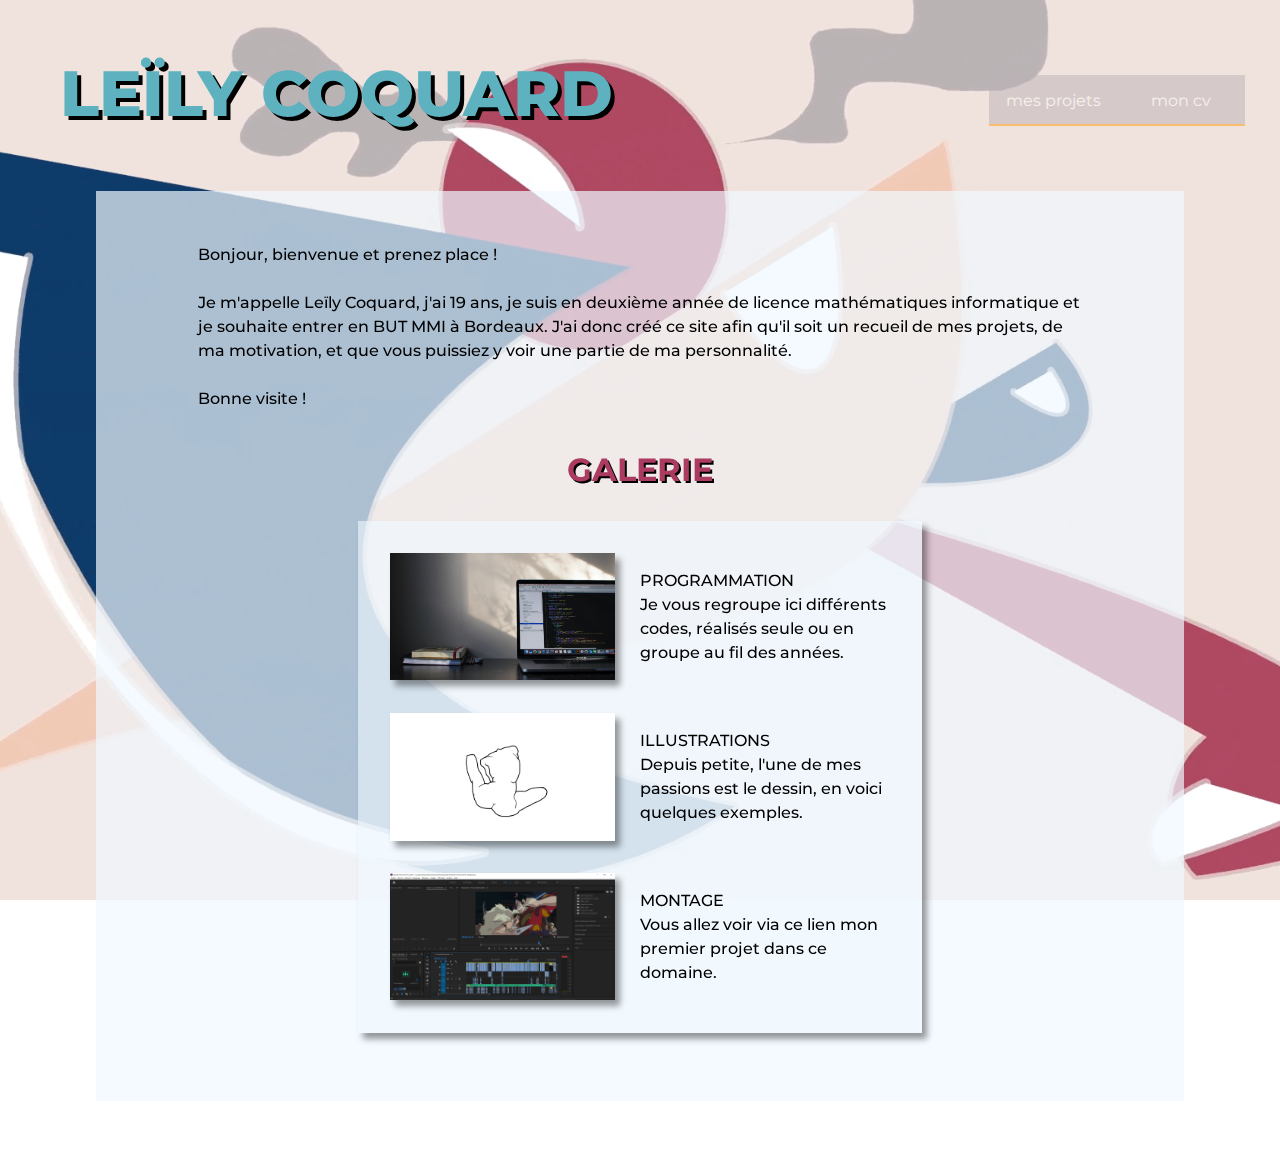
<file: index.html>
<!DOCTYPE html>
<html lang="fr">

<head>
    <meta charset="UTF-8" />
    <meta name="viewport" content="width=device-width, initial-scale=1.0">
    <title>Leïly Coquard</title>
    <link rel="stylesheet" href="assets/css/accueil.css">
    <link href="https://fonts.googleapis.com/css2?family=Montserrat:wght@300;400;500;600;700;800&display=swap" rel="stylesheet">
</head>

<body>
    <video src="assets/mp4/background.mp4" autoplay loop playsinline muted></video>

    <div>
        <header>
            <div class="fond">
                <a href="index.html"><h1 class="title">LEÏLY COQUARD</h1></a>
            </div>
            <div class="menu">
                <ul>
                    <li class="r-link link text-underlined"><a href="assets/pdf/cv.pdf">mon cv</a></li>
                    <li class="r-link link text-underlined" id="left"><a href="index.html#galerie">mes projets</a></li>
                </ul>
            </div>
        </header>

        <div class="fond-gallery">
            <p>Bonjour, bienvenue et prenez place !<br><br>
               Je m'appelle Leïly Coquard, j'ai 19 ans, je suis en deuxième année de licence mathématiques informatique et je souhaite entrer en BUT MMI à Bordeaux.
               J'ai donc créé ce site afin qu'il soit un recueil de mes projets, de ma motivation, et que vous puissiez y voir une partie de ma personnalité.<br><br>
               Bonne visite !<br></p>
            <h1 class="titre"><a name="galerie" style="color:#AC3B61;text-align: center;padding-top: 2vh;">GALERIE</a></h1>
        
            <div class="gallery">
        
                <div class="gallery-element">
                    <a href="programmation.html"><img class="gallery-image" style="width:90%;" src="assets/img/emile-perron.jpg"></a>
                    <p class="gallery-text">PROGRAMMATION <br>Je vous regroupe ici différents codes, réalisés seule ou en groupe au fil des années.</p>
                </div>
                <div class="gallery-element">
                    <a href="illustration.html"><img class="gallery-image" style="width:90%;" src="assets/img/dos.png"></a>
                    <p class="gallery-text">ILLUSTRATIONS <br>Depuis petite, l'une de mes passions est le dessin, en voici quelques exemples.</p>
                </div>
                <div class="gallery-element">
                    <a href="montage.html"><img class="gallery-image" style="width:90%;" src="assets/img/montage.png"></a>
                    <p class="gallery-text">MONTAGE <br>Vous allez voir via ce lien mon premier projet dans ce domaine.</p>
                </div>
        
            </div>
        </div>
    </div>

</body>

</html>
</file>
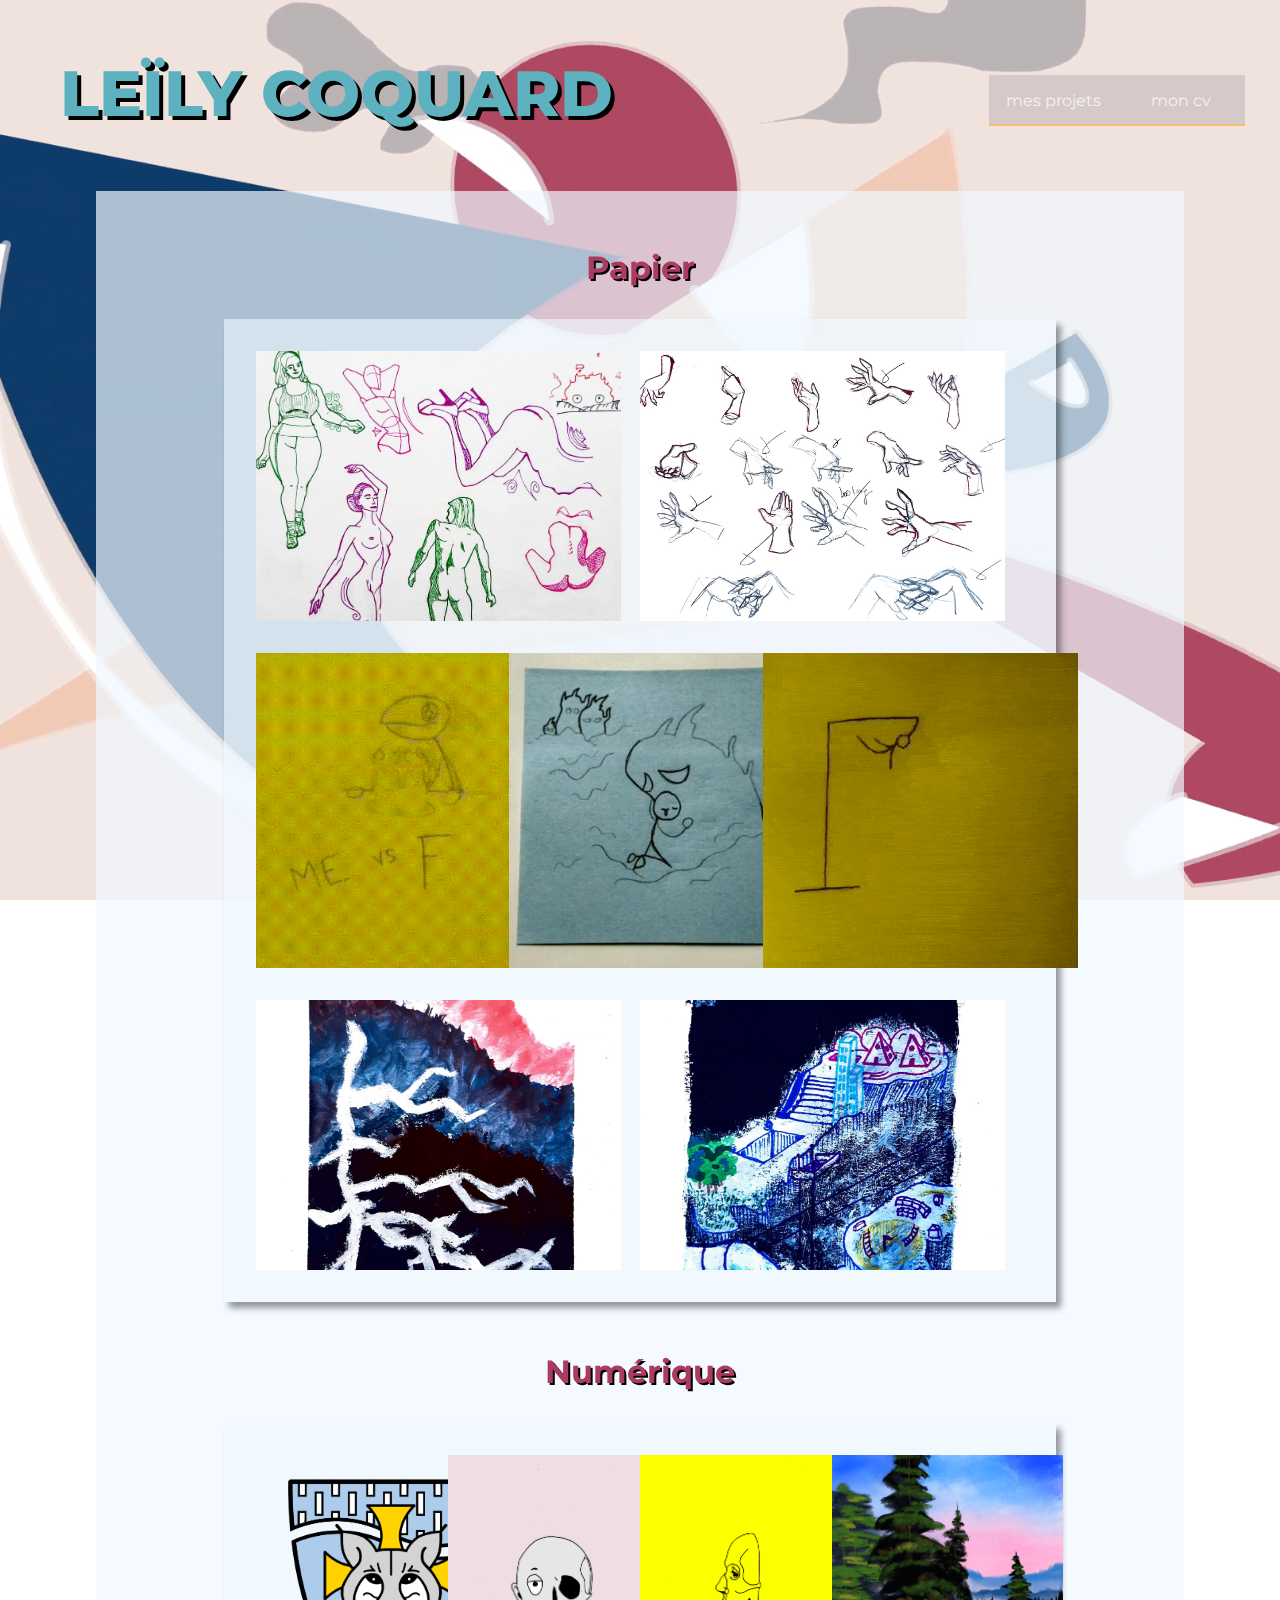
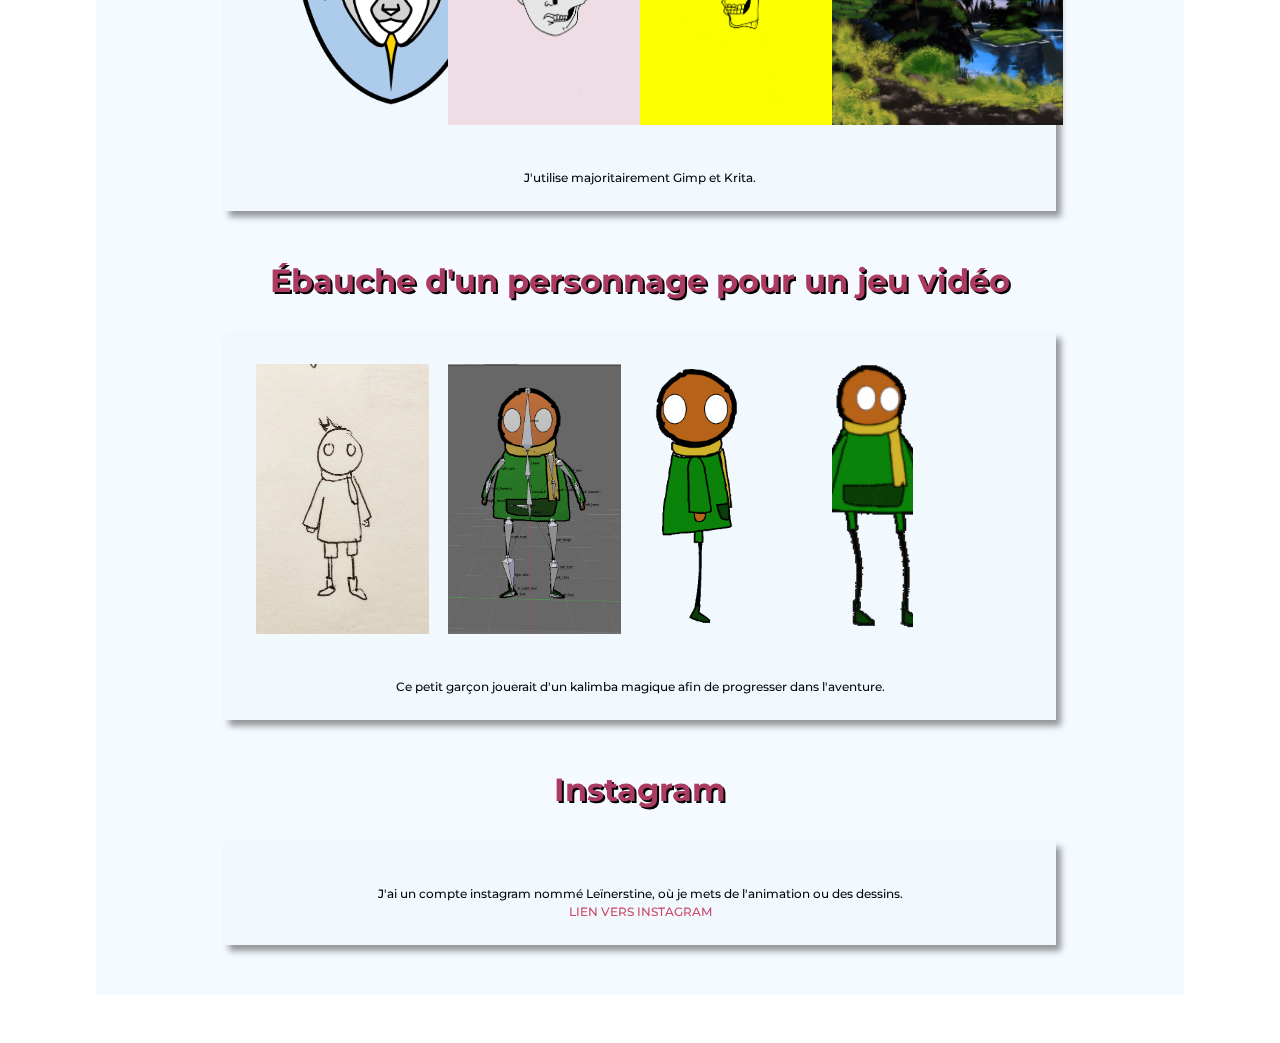
<file: dessin.html>
<!DOCTYPE html>
<html lang="fr">

<head>
    <meta charset="UTF-8" />
    <meta name="viewport" content="width=device-width, initial-scale=1.0">
    <title>Leïly Coquard</title>
    <link rel="stylesheet" href="assets/css/general.css">
    <link href="https://fonts.googleapis.com/css2?family=Montserrat:wght@300;400;500;600;700;800&display=swap" rel="stylesheet">
</head>

<body>
    <video src="assets/mp4/background.mp4" autoplay loop playsinline muted></video>

    <div>
        <header>
            <div class="fond">
                <a href="accueil.html"><h1 class="title">LEÏLY COQUARD</h1></a>
            </div>
            <div class="menu">
                <ul>
                    <li class="r-link link text-underlined"><a href="assets/pdf/cv.pdf">mon cv</a></li>
                    <li class="r-link link text-underlined"><a href="index.html#galerie">mes projets</a></li>
                </ul>
            </div>
        </header>
        
        
        <div class="fond-gallery">
            <h1 class="titre"><a name="galerie" style="color:#AC3B61;text-align: center;padding-top: 2vh;">Papier</a></h1>
            
            <div class="gallery">
                <div class="gallery-element">
                    <img class="gallery-image" style="width:95%;" src="assets/img/page1.jpg">
                    <img class="gallery-image" style="width: 95%;" src="assets/img/scanned/Adobe Scan 18 janv. 2021_page-0001.jpg">
                </div>
                <div class="gallery-element3">
                    <img class="gallery-image3" src="assets/gif/food.gif">
                    <img class="gallery-image3" src="assets/gif/blue.gif">
                    <img class="gallery-image3" src="assets/gif/pendu.gif">
                </div>
                <div class="gallery-element">
                    <img class="gallery-image" style="width: 95%;" src="assets/img/scanned/Adobe Scan 18 janv. 2021_page-0005.jpg">
                    <img class="gallery-image" style="width: 95%;" src="assets/img/scanned/Adobe Scan 18 janv. 2021_page-0006.jpg">
                </div>
            </div>

            <h1 class="titre"><a name="galerie" style="color:#AC3B61;text-align: center;padding-top: 2vh;">Numérique</a></h1>
            
            <div class="gallery">
                <div class="gallery-element2">
                    <img class="gallery-image" src="assets/img/lynx_gold.png">
                    <img class="gallery-image" src="assets/img/2019_01_02 Duality.png">
                    <img class="gallery-image" src="assets/img/2019_01_04 Yellow.png">
                    <img class="gallery-image" src="assets/img/19_01_19 island in the wilderness.png">
                </div>
                <p class="gallery-p" style="font-size: 12px;">J'utilise majoritairement Gimp et Krita.</p>
            </div>

            <h1 class="titre"><a name="galerie" style="color:#AC3B61;text-align: center;padding-top: 2vh;">Ébauche d'un personnage pour un jeu vidéo</a></h1>

            <div class="gallery">
                <div class="gallery-element2">
                    <img class="gallery-image" style="width:90%;" src="assets/kalimba/paper.png">
                    <img class="gallery-image" style="width:90%;" src="assets/kalimba/Blender.png">
                    <img class="gallery-image" style="width:70%;" src="assets/kalimba/side.png">
                    <img class="gallery-image" style="width:42%;" src="assets/kalimba/idle.gif">
                </div>
                <p class="gallery-p" style="font-size: 12px;">Ce petit garçon jouerait d'un kalimba magique afin de progresser dans l'aventure.</p>
            </div>

            <h1 class="titre"><a name="galerie" style="color:#AC3B61;text-align: center;padding-top: 2vh;">Instagram</a></h1>
            
            <div class="gallery">
                <script src="https://apps.elfsight.com/p/platform.js" defer></script>
                <div class="elfsight-app-40c63c9a-5f03-4bae-b525-8e6a0a1bc22a"></div>         
                <p class="gallery-p" style="font-size: 12px;">J'ai un compte instagram nommé Leïnerstine, où je mets de l'animation ou des dessins.
                <a href="https://www.instagram.com/leinerstine"><span style="color: #cd486b;">LIEN VERS INSTAGRAM</span></a>
                </p>
            </div>
    
        </div>

    </div>

</body>

</html>
</file>
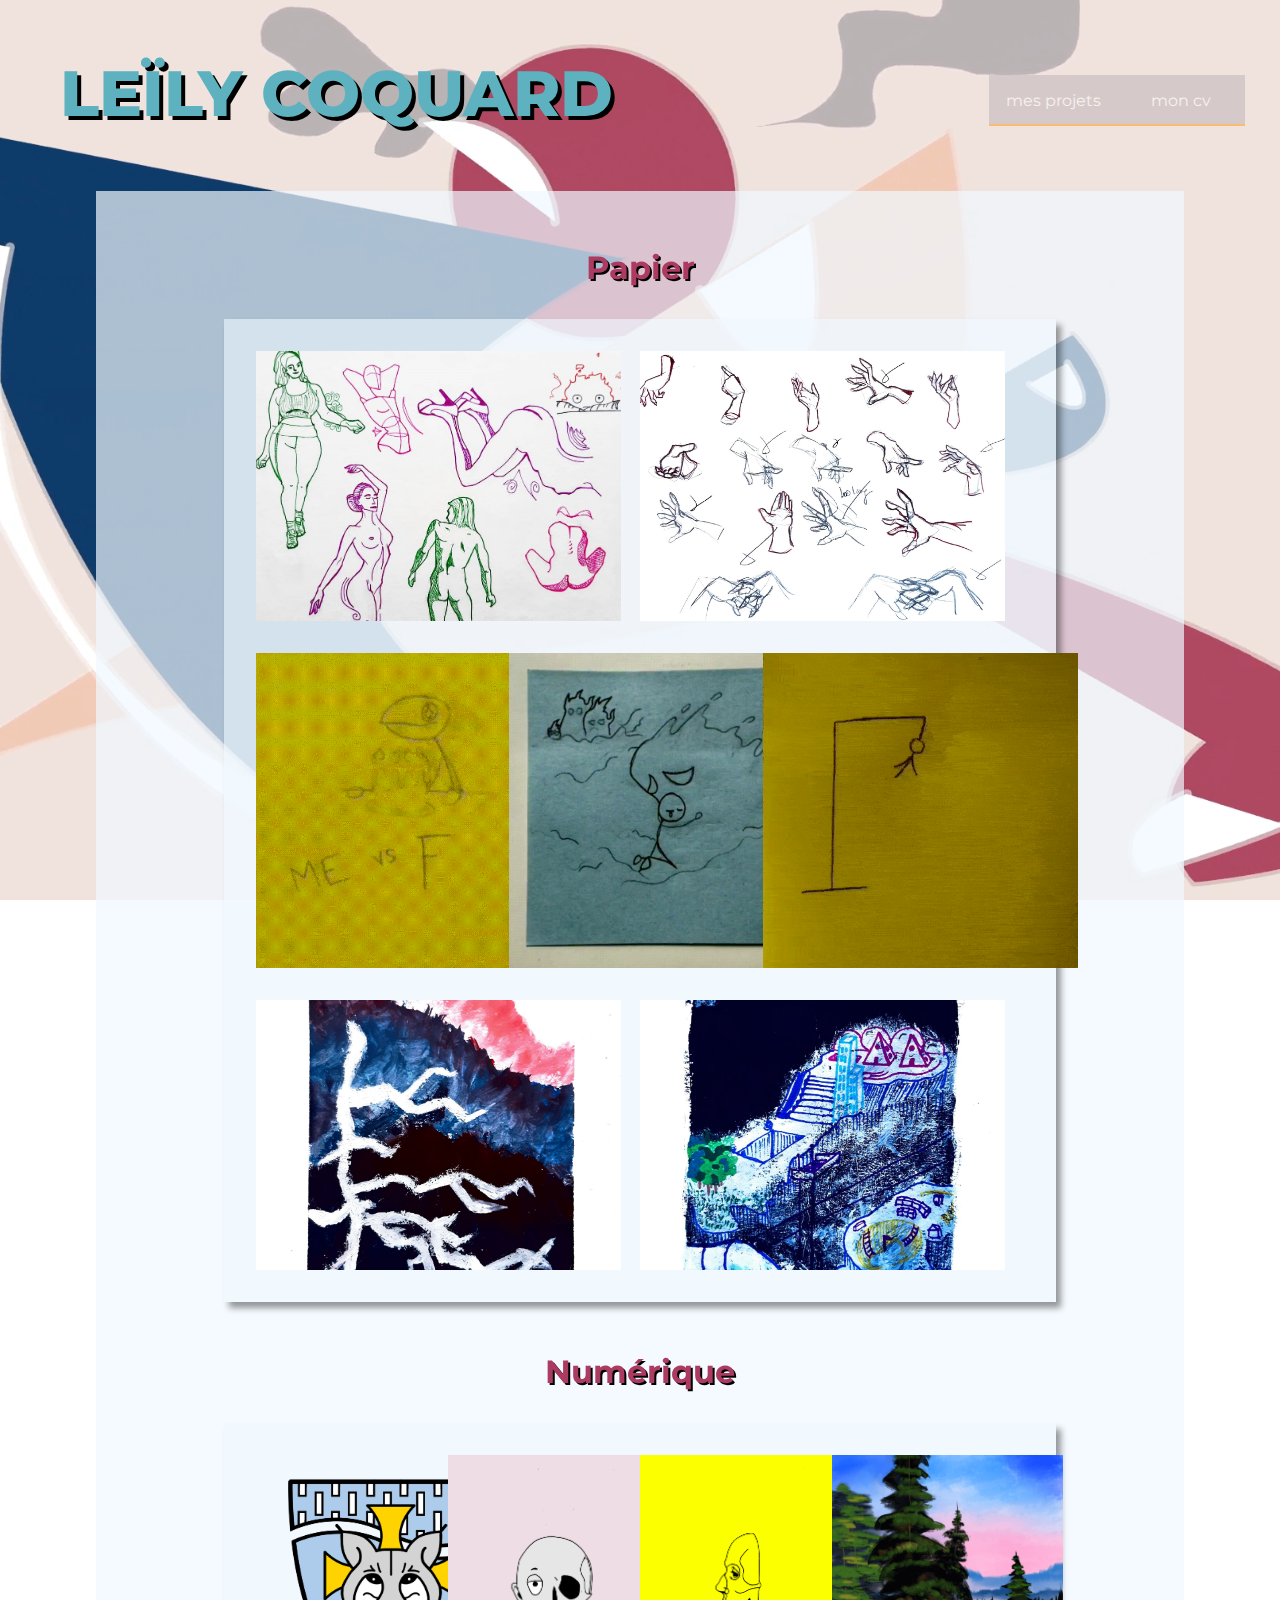
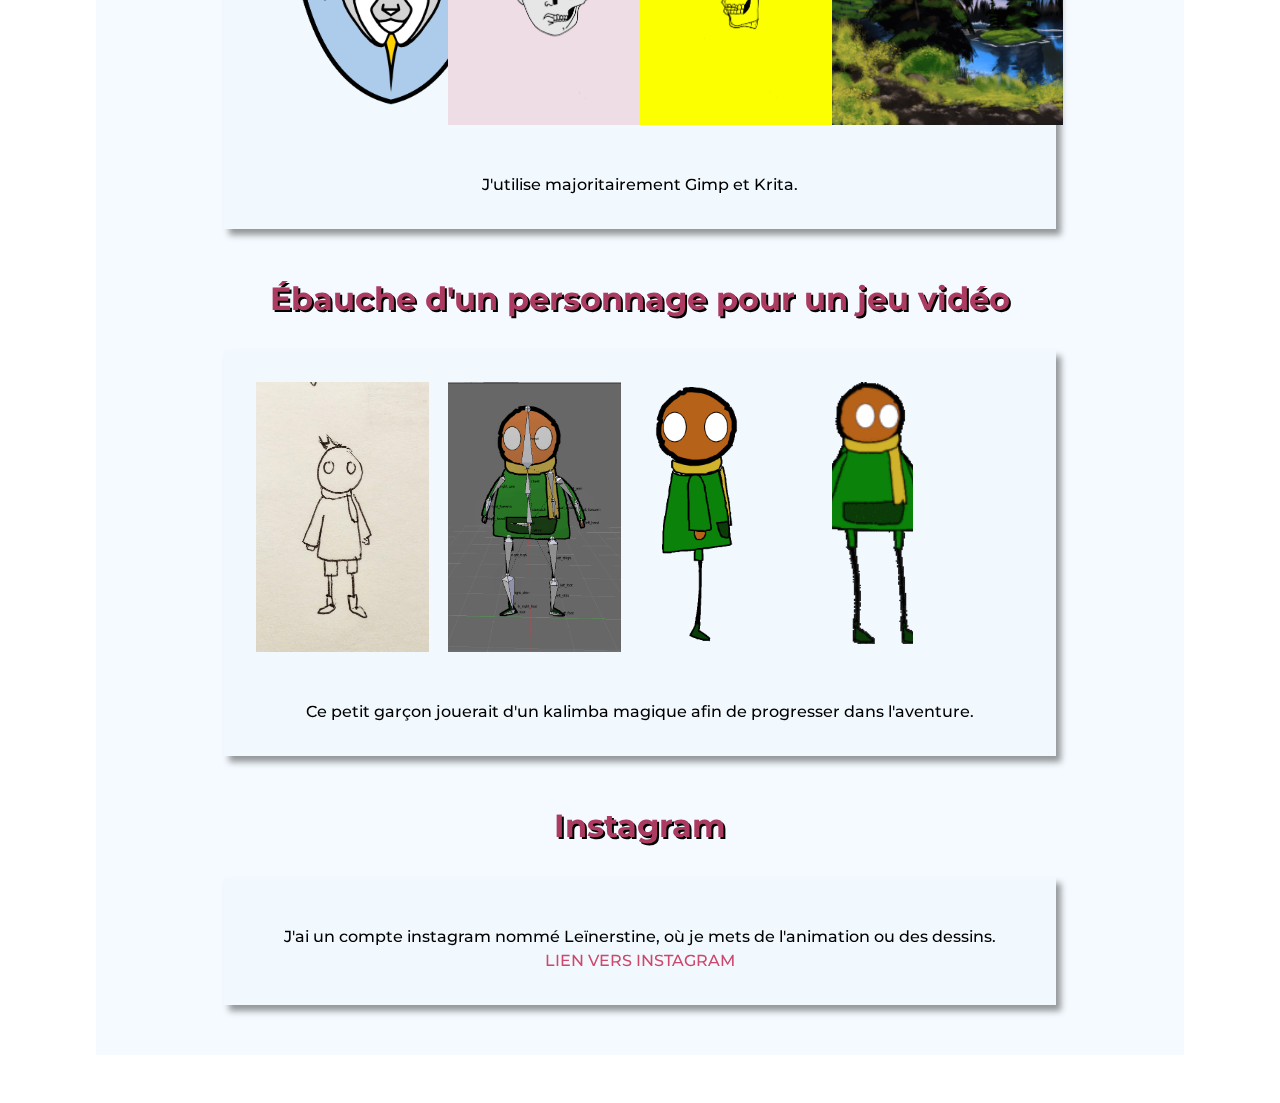
<file: illustration.html>
<!DOCTYPE html>
<html lang="fr">

<head>
    <meta charset="UTF-8" />
    <meta name="viewport" content="width=device-width, initial-scale=1.0">
    <title>Leïly Coquard</title>
    <link rel="stylesheet" href="assets/css/general.css">
    <link href="https://fonts.googleapis.com/css2?family=Montserrat:wght@300;400;500;600;700;800&display=swap" rel="stylesheet">
</head>

<body>
    <video src="assets/mp4/background.mp4" autoplay loop playsinline muted></video>

    <div>
        <header>
            <div class="fond">
                <a href="index.html"><h1 class="title">LEÏLY COQUARD</h1></a>
            </div>
            <div class="menu">
                <ul>
                    <li class="r-link link text-underlined"><a href="assets/pdf/cv.pdf">mon cv</a></li>
                    <li class="r-link link text-underlined"><a href="index.html#galerie">mes projets</a></li>
                </ul>
            </div>
        </header>
        
        
        <div class="fond-gallery">
            <h1 class="titre"><a name="galerie" style="color:#AC3B61;text-align: center;padding-top: 2vh;">Papier</a></h1>
            
            <div class="gallery">
                <div class="gallery-element">
                    <img class="gallery-image" style="width:95%;" src="assets/img/page1.jpg">
                    <img class="gallery-image" style="width: 95%;" src="assets/img/scanned/Adobe Scan 18 janv. 2021_page-0001.jpg">
                </div>
                <div class="gallery-element3">
                    <img class="gallery-image3" src="assets/gif/food.gif">
                    <img class="gallery-image3" src="assets/gif/blue.gif">
                    <img class="gallery-image3" src="assets/gif/pendu.gif">
                </div>
                <div class="gallery-element">
                    <img class="gallery-image" style="width: 95%;" src="assets/img/scanned/Adobe Scan 18 janv. 2021_page-0005.jpg">
                    <img class="gallery-image" style="width: 95%;" src="assets/img/scanned/Adobe Scan 18 janv. 2021_page-0006.jpg">
                </div>
            </div>

            <h1 class="titre"><a name="galerie" style="color:#AC3B61;text-align: center;padding-top: 2vh;">Numérique</a></h1>
            
            <div class="gallery">
                <div class="gallery-element2">
                    <img class="gallery-image" src="assets/img/lynx_gold.png">
                    <img class="gallery-image" src="assets/img/2019_01_02 Duality.png">
                    <img class="gallery-image" src="assets/img/2019_01_04 Yellow.png">
                    <img class="gallery-image" src="assets/img/19_01_19 island in the wilderness.png">
                </div>
                <p class="gallery-p">J'utilise majoritairement Gimp et Krita.</p>
            </div>

            <h1 class="titre"><a name="galerie" style="color:#AC3B61;text-align: center;padding-top: 2vh;">Ébauche d'un personnage pour un jeu vidéo</a></h1>

            <div class="gallery">
                <div class="gallery-element2">
                    <img class="gallery-image" style="width:90%;" src="assets/kalimba/paper.png">
                    <img class="gallery-image" style="width:90%;" src="assets/kalimba/Blender.png">
                    <img class="gallery-image" style="width:70%;" src="assets/kalimba/side.png">
                    <img class="gallery-image" style="width:42%;" src="assets/kalimba/idle.gif">
                </div>
                <p class="gallery-p">Ce petit garçon jouerait d'un kalimba magique afin de progresser dans l'aventure.</p>
            </div>

            <h1 class="titre"><a name="galerie" style="color:#AC3B61;text-align: center;padding-top: 2vh;">Instagram</a></h1>
            
            <div class="gallery">
                <script src="https://apps.elfsight.com/p/platform.js" defer></script>
                <div class="elfsight-app-40c63c9a-5f03-4bae-b525-8e6a0a1bc22a"></div>         
                <p class="gallery-p">J'ai un compte instagram nommé Leïnerstine, où je mets de l'animation ou des dessins.
                <a href="https://www.instagram.com/leinerstine"><span style="color: #cd486b;">LIEN VERS INSTAGRAM</span></a>
                </p>
            </div>
    
        </div>

    </div>

</body>

</html>
</file>
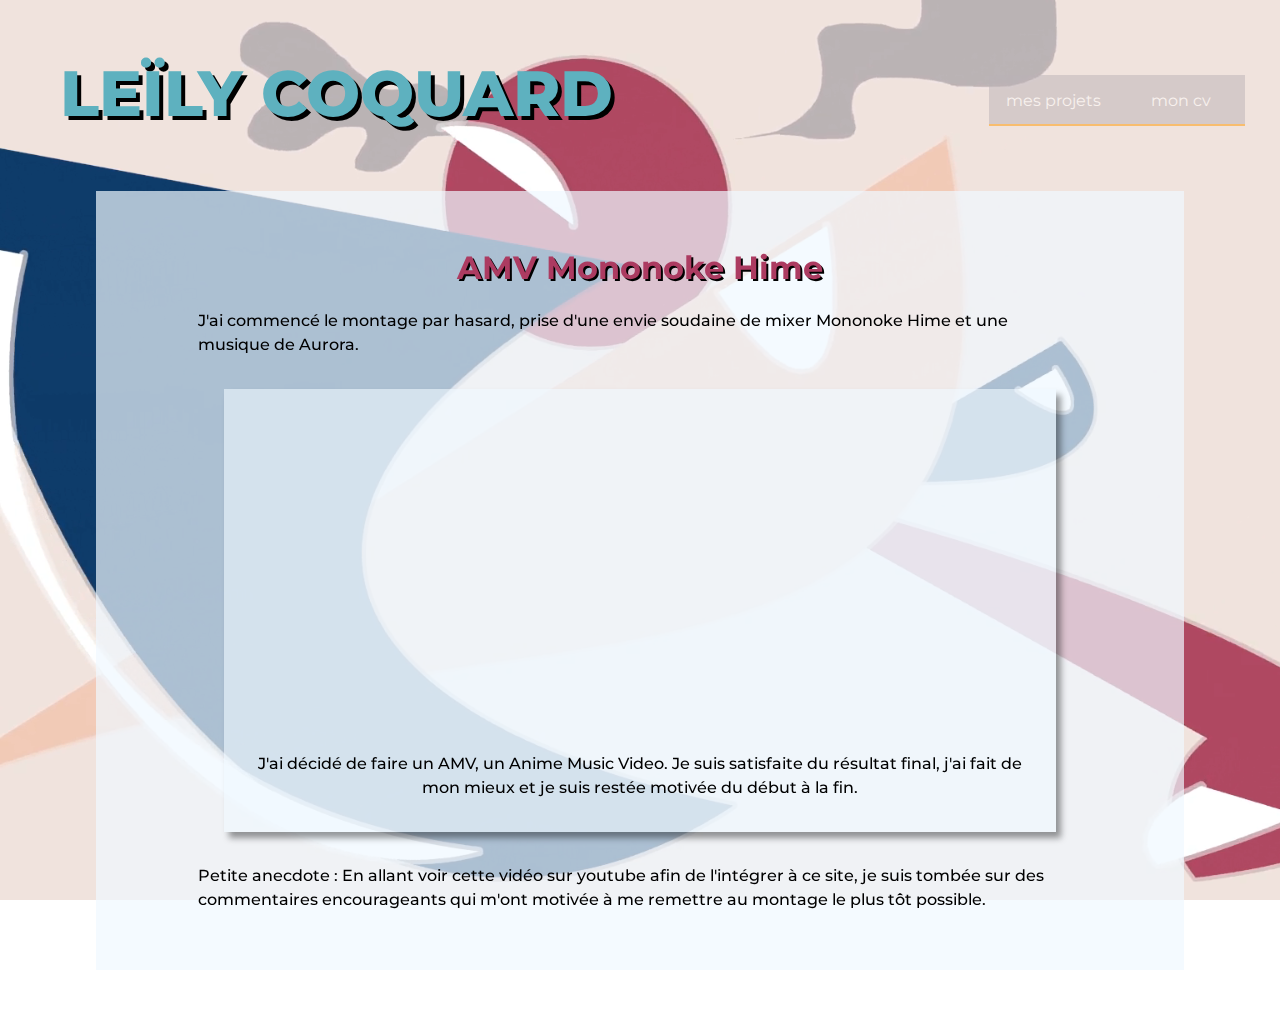
<file: montage.html>
<!DOCTYPE html>
<html lang="fr">

<head>
    <meta charset="UTF-8" />
    <meta name="viewport" content="width=device-width, initial-scale=1.0">
    <title>Leïly Coquard</title>
    <link rel="stylesheet" href="assets/css/general.css">
    <link href="https://fonts.googleapis.com/css2?family=Montserrat:wght@300;400;500;600;700;800&display=swap" rel="stylesheet">
</head>

<body>
    <video src="assets/mp4/background.mp4" autoplay loop playsinline muted></video>

    <div>
        <header>
            <div class="fond">
                <a href="index.html"><h1 class="title">LEÏLY COQUARD</h1></a>
            </div>
            <div class="menu">
                <ul>
                    <li class="r-link link text-underlined"><a href="assets/pdf/cv.pdf">mon cv</a></li>
                    <li class="r-link link text-underlined"><a href="index.html#galerie">mes projets</a></li>
                </ul>
            </div>
        </header>

        <div class="fond-gallery">
            <h1 class="titre"><a name="galerie" style="color:#AC3B61;text-align: center;padding-top: 2vh;">AMV Mononoke Hime</a></h1>
            <p>J'ai commencé le montage par hasard, prise d'une envie soudaine de mixer Mononoke Hime et une musique de Aurora.</p>
            
            <div class="gallery">
                <iframe width="560" height="315" src="https://www.youtube.com/embed/C8pUTbRnUWc" frameborder="0" allow="accelerometer; autoplay; clipboard-write; encrypted-media; gyroscope; picture-in-picture" allowfullscreen></iframe>
                <p class="gallery-p">J'ai décidé de faire un AMV, un Anime Music Video. Je suis satisfaite du résultat final, j'ai fait de mon mieux et je suis restée motivée du début à la fin.
                </p>
            </div>

            <p class="bot">Petite anecdote : En allant voir cette vidéo sur youtube afin de l'intégrer à ce site, je suis tombée sur des commentaires encourageants qui m'ont motivée à me remettre au montage le plus tôt possible.<br></p>
            
        </div>
    </div>

</body>

</html>
</file>
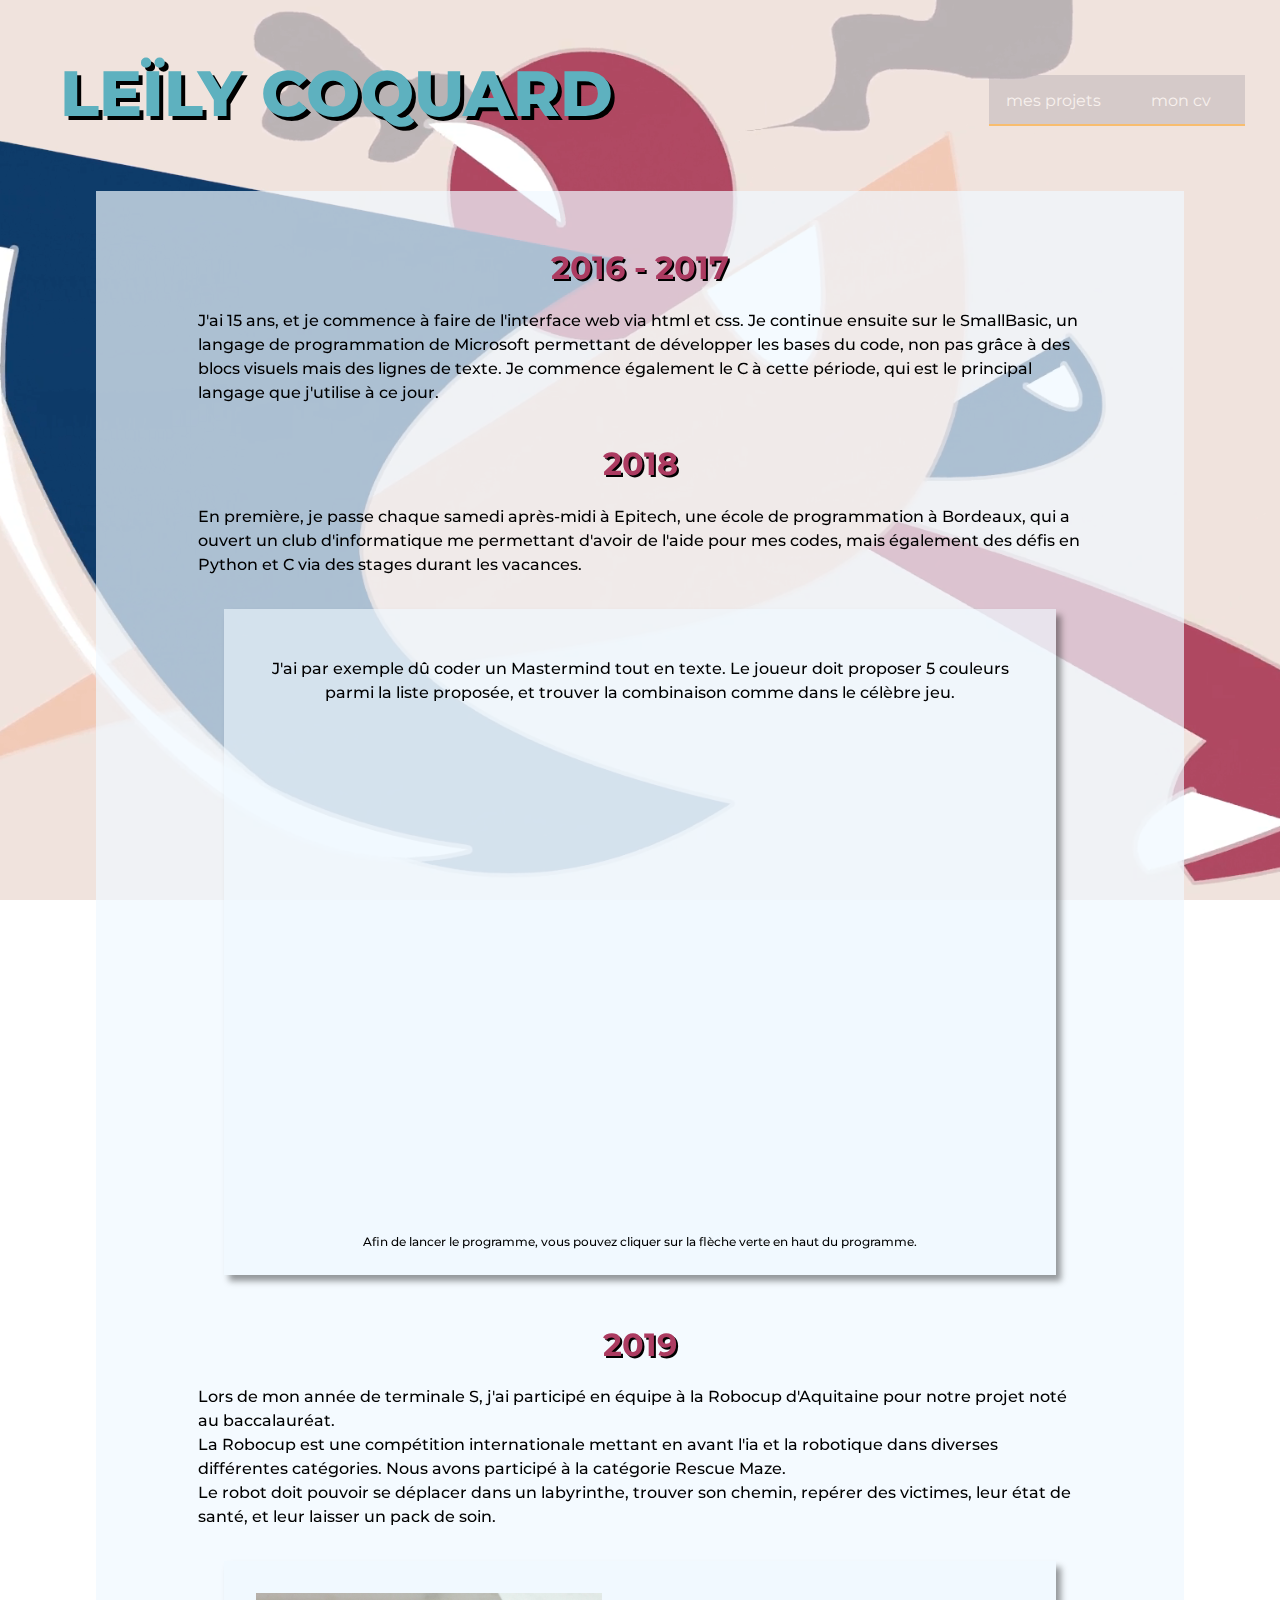
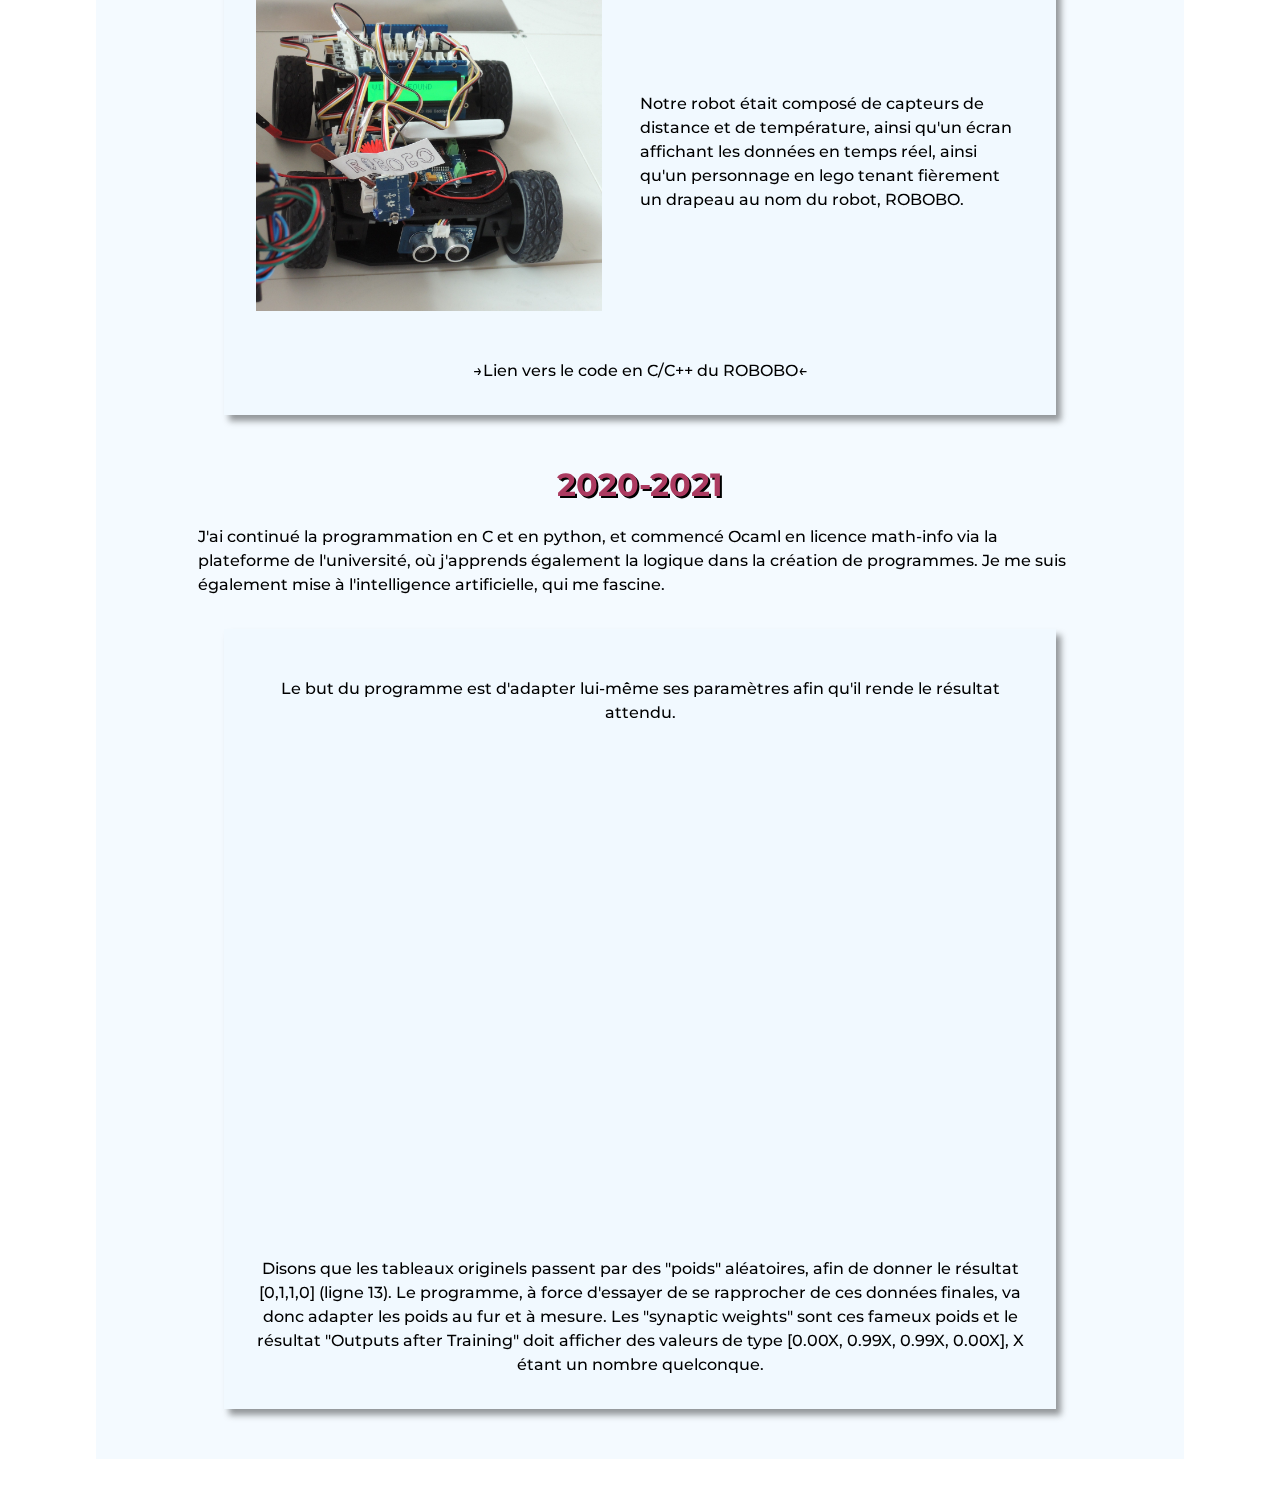
<file: programmation.html>
<!DOCTYPE html>
<html lang="fr">

<head>
    <meta charset="UTF-8" />
    <meta name="viewport" content="width=device-width, initial-scale=1.0">
    <title>Leïly Coquard</title>
    <link rel="stylesheet" href="assets/css/general.css">
    <link href="https://fonts.googleapis.com/css2?family=Montserrat:wght@300;400;500;600;700;800&display=swap" rel="stylesheet">
</head>

<body>
    <video src="assets/mp4/background.mp4" autoplay loop playsinline muted></video>

    <div>
        <header>
            <div class="fond">
                <a href="index.html"><h1 class="title">LEÏLY COQUARD</h1></a>
            </div>
            <div class="menu">
                <ul>
                    <li class="r-link link text-underlined"><a href="assets/pdf/cv.pdf">mon cv</a></li>
                    <li class="r-link link text-underlined"><a href="index.html#galerie"> mes projets</a></li>
                </ul>
            </div>
        </header>

        <div class="fond-gallery">

            <h1 class="titre"><a name="galerie" style="color:#AC3B61;text-align: center;padding-top: 2vh;">2016 - 2017</a></h1>
            <p>J'ai 15 ans, et je commence à faire de l'interface web via html et css. Je continue ensuite sur le SmallBasic, un langage de programmation de Microsoft permettant
                de développer les bases du code, non pas grâce à des blocs visuels mais des lignes de texte.
                Je commence également le C à cette période, qui est le principal langage que j'utilise à ce jour.</p>
            
            <h1 class="titre"><a name="galerie" style="color:#AC3B61;text-align: center;padding-top: 2vh;">2018</a></h1>
            <p>En première, je passe chaque samedi après-midi à Epitech, une école de programmation à Bordeaux, qui a ouvert un club d'informatique me permettant d'avoir de l'aide pour mes codes,
                mais également des défis en Python et C via des stages durant les vacances.</p>

            <div class="gallery">
                <p class="gallery-mid">J'ai par exemple dû coder un Mastermind tout en texte. Le joueur doit proposer 5 couleurs parmi la liste proposée, et trouver la combinaison comme dans le célèbre jeu.</p>
                <iframe height="500px" width="100%" src="https://repl.it/@Leinerstine/mastermind?lite=true" scrolling="no" frameborder="no" allowtransparency="true" allowfullscreen="true" sandbox="allow-forms allow-pointer-lock allow-popups allow-same-origin allow-scripts allow-modals"></iframe>
                <p class="gallery-p" style="font-size: 12px;">Afin de lancer le programme, vous pouvez cliquer sur la flèche verte en haut du programme.</p>
            </div>

            <h1 class="titre"><a name="galerie" style="color:#AC3B61;text-align: center;padding-top: 2vh;">2019</a></h1>
            <p>Lors de mon année de terminale S, j'ai participé en équipe à la Robocup d'Aquitaine pour notre projet noté au baccalauréat.<br>
                La Robocup est une compétition internationale mettant en avant l'ia et la robotique dans diverses différentes catégories. Nous avons participé à la catégorie Rescue Maze.<br>
                Le robot doit pouvoir se déplacer dans un labyrinthe, trouver son chemin, repérer des victimes, leur état de santé, et leur laisser un pack de soin.</p>

            <div class="gallery">
                <div class="gallery-element">
                    <img class="gallery-image-robobo" style="width:90%;" src="assets/img/robobo.JPG">
                    <p class="gallery-text">Notre robot était composé de capteurs de distance et de température, ainsi qu'un écran affichant les données en temps réel, ainsi qu'un personnage en lego tenant fièrement un drapeau au nom du robot, ROBOBO.</p>
                </div>
                <a href="https://github.com/Leinerstine/Robocup_2019"><p class="gallery-p">→Lien vers le code en C/C++ du ROBOBO←</p></a>
            </div>

            <h1 class="titre"><a name="galerie" style="color:#AC3B61;text-align: center;padding-top: 2vh;">2020-2021</a></h1>

            <p>J'ai continué la programmation en C et en python, et commencé Ocaml en licence math-info via la plateforme de l'université, où j'apprends également la logique dans la création de programmes. Je me suis également mise à l'intelligence artificielle, qui me fascine.</p>

            <div class="gallery">
                <p class="gallery-mid">Le but du programme est d'adapter lui-même ses paramètres afin qu'il rende le résultat attendu.</p>
                <iframe height="500px" width="100%" src="https://repl.it/@Leinerstine/AInumpy01?lite=true" scrolling="no" frameborder="no" allowtransparency="true" allowfullscreen="true" sandbox="allow-forms allow-pointer-lock allow-popups allow-same-origin allow-scripts allow-modals"></iframe>
                <p class="gallery-p">Disons que les tableaux originels passent par des "poids" aléatoires, afin de donner le résultat [0,1,1,0] (ligne 13). Le programme, à force d'essayer de se rapprocher de ces données finales,
                    va donc adapter les poids au fur et à mesure. Les "synaptic weights" sont ces fameux poids et le résultat "Outputs after Training" doit afficher des valeurs de type [0.00X, 0.99X, 0.99X, 0.00X], X étant un nombre quelconque.
                </p>
            </div>

        </div>

    </div>

</body>

</html>
</file>
<file: assets/css/accueil.css>
body {
    color:black;
    font-size: 1em;
    margin:2em;
    animation: fadeIn 0.5s linear forwards;
    font-family: 'Montserrat', sans-serif;
    cursor:default;
}

@keyframes fadeIn {
    0% {
        opacity: 0.1;
    }

    100% {
        opacity: 1;
    }
}

video {
    object-fit: cover;
    width: 100vw;
    height: 100vh;
    position: fixed;
    top: 0;
    left: 0;
    z-index: -100;
  }

ul {
    list-style-type: none;
    margin: 0;
    padding: 0;
}

li {
    float: right;
    padding-top: 1em;
    padding-bottom: 1em;
    color:white;
    text-align: center;

    background: linear-gradient(to bottom, #ff9800 0%, #ff9800 100%);
    background-position: 0 100%;
    background-repeat: repeat-x;
    background-size: auto 2px;

    width: 10vw;
}

li:hover {
    background-image: url("data:image/svg+xml;charset=utf8,%3Csvg id='squiggle-link' xmlns='http://www.w3.org/2000/svg' xmlns:xlink='http://www.w3.org/1999/xlink' xmlns:ev='http://www.w3.org/2001/xml-events' viewBox='0 0 20 4'%3E%3Cstyle type='text/css'%3E.squiggle{animation:shift .3s linear infinite;}@keyframes shift {from {transform:translateX(0);}to {transform:translateX(-20px);}}%3C/style%3E%3Cpath fill='none' stroke='%23ff9800' stroke-width='2' class='squiggle' d='M0,3.5 c 5,0,5,-3,10,-3 s 5,3,10,3 c 5,0,5,-3,10,-3 s 5,3,10,3'/%3E%3C/svg%3E");
    background-position: 0 100%;
    background-size: auto 5px;
}

a {
    display: block;
    text-decoration: none;
    cursor:hand;
    color: white;
}

a:visited {
    color:white;
}

p {
    font-weight: 500;
    line-height: 150%;
}

.fond {
    width:50%;
    font-size: 2em;
    text-align: center;
    height:100px;
    line-height: 100px;
}

.fond-gallery {
    background-color:rgba(240,248,255,0.7);
    margin-top: 3em;
    margin-bottom: 3em;
    margin-left: 5vw;
    margin-right: 5vw;
    padding-top:4vh;
    padding-bottom:4vh;
    padding-left:8vw;
    padding-right:8vw;
    z-index: -1;
}

.gallery {
    margin-top:2em;
    margin-bottom:2em;
    margin-left: 10em;
    margin-right: 10em;
    padding-top: 2em;
    padding-left: 2em;
    padding-right: 2em;
    background-color:rgba(240,248,255,0.6);
    box-shadow: 0.3rem 0.4rem 0.4rem rgba(0, 0, 0, 0.4);
}

.gallery-element {
    display: grid;
    grid-template-columns: 50% 50%;
    padding-bottom: 2em;
}

.gallery-image {
    justify-content: center;
	display: block;
	object-fit: cover;
    transition: transform 400ms ease-out;
    box-shadow: 0.3rem 0.4rem 0.4rem rgba(0, 0, 0, 0.4);
}

.gallery-image:hover {
	transform: scale(1.05);
}

.gallery-text {
    display: flex;
    flex-direction: column;
    justify-content: center;
    resize: vertical;
  }

.menu {
    position: fixed;
    top: 75px;
    right: 35px;
    background-color:#BAB2B5;
    opacity: 50%;
}

.title{
    font-size: 2em;
    font-weight: 800;
    text-align: center;
    color:#5EB1BF;
    text-shadow: 4px 4px 0px black;
    cursor:hand;
}

.titre {
    text-shadow: 2px 2px 0px black;
}
</file>
<file: assets/css/general.css>
body {
    color:black;
    font-size: 1em;
    margin:2em;
    animation: fadeIn 0.5s linear forwards;
    font-family: 'Montserrat', sans-serif;
    cursor:default;
}

@keyframes fadeIn {
    0% {
        opacity: 0.1;
    }

    100% {
        opacity: 1;
    }
}

video {
    object-fit: cover;
    width: 100vw;
    height: 100vh;
    position: fixed;
    top: 0;
    left: 0;
    z-index: -100;
  }

  .small video{
    height: 30vh;
}
  
ul {
    list-style-type: none;
    margin: 0;
    padding: 0;
}

li {
    float: right;
    padding-top: 1em;
    padding-bottom: 1em;
    color:white;
    text-align: center;

    background: linear-gradient(to bottom, #ff9800 0%, #ff9800 100%);
	background-position: 0 100%;
	background-repeat: repeat-x;
    background-size: auto 2px;

    width: 10vw;
}

li:hover {
    background-image: url("data:image/svg+xml;charset=utf8,%3Csvg id='squiggle-link' xmlns='http://www.w3.org/2000/svg' xmlns:xlink='http://www.w3.org/1999/xlink' xmlns:ev='http://www.w3.org/2001/xml-events' viewBox='0 0 20 4'%3E%3Cstyle type='text/css'%3E.squiggle{animation:shift .3s linear infinite;}@keyframes shift {from {transform:translateX(0);}to {transform:translateX(-20px);}}%3C/style%3E%3Cpath fill='none' stroke='%23ff9800' stroke-width='2' class='squiggle' d='M0,3.5 c 5,0,5,-3,10,-3 s 5,3,10,3 c 5,0,5,-3,10,-3 s 5,3,10,3'/%3E%3C/svg%3E");
    background-position: 0 100%;
    background-size: auto 5px;
}

a {
    display: block;
    text-decoration: none;
    cursor:hand;
    color: white;
}

a:visited {
    color:white;
}

p {
    font-weight: 500;
    line-height: 150%;
}

.fond {
    width:50%;
    font-size: 2em;
    text-align: center;
    height:100px;
    line-height: 100px;
}

.fond-gallery {
    background-color:rgba(240,248,255,0.7);
    margin-top: 3em;
    margin-bottom: 3em;
    margin-left: 5vw;
    margin-right: 5vw;
    padding-top:2vh;
    padding-bottom:2vh;
    padding-left:8vw;
    padding-right:8vw;
    z-index: -1;
}

.gallery {
    margin-top:2em;
    margin-bottom:2em;
    margin-left: 2vw;
    margin-right: 2vw;
    padding-top: 2em;
    padding-left: 2em;
    padding-right: 2em;
    background-color:rgba(240,248,255,0.6);
    box-shadow: 0.3rem 0.4rem 0.4rem rgba(0, 0, 0, 0.4);
}

.gallery-element {
    display: grid;
    grid-template-columns: 50% 50%;
    padding-bottom: 2em;
}

.gallery-element2 {
    display: grid;
    grid-template-columns: 25% 25% 25% 25%;
    padding-bottom: 2em;
}

.gallery-element3 {
    display: grid;
    grid-template-columns: 33% 33% 34%;
    padding-bottom: 2em;
}

.gallery-image {
    justify-content: center;
	display: block;
    object-fit: cover;
    height: 30vh;
}

.gallery-image3 {
    justify-content: center;
	display: block;
    object-fit: cover;
    height: 35vh;
}

.gallery-image-robobo {
    justify-content: center;
	display: block;
    object-fit: cover;
}

.gallery-text {
    display: flex;
    flex-direction: column;
    justify-content: center;
    resize: vertical;
}

.gallery-p {
    display: flex;
    flex-direction: column;
    text-align: center;
    color:black;
    padding-bottom: 2em;
}

.gallery-mid {
    text-align: center;
}

.bot {
    padding-bottom: 1.5em;
}

.menu {
    position: fixed;
    top: 75px;
    right: 35px;
    background-color:#BAB2B5;
    opacity: 50%;
}

.title{
    font-size: 2em;
    font-weight: 800;
    text-align: center;
    color:#5EB1BF;
    text-shadow: 4px 4px 0px black;
    cursor:hand;
}

.titre {
    text-shadow: 2px 2px 0px black;
}

iframe {
    display: block;
    margin: 0 auto;
}
</file>
